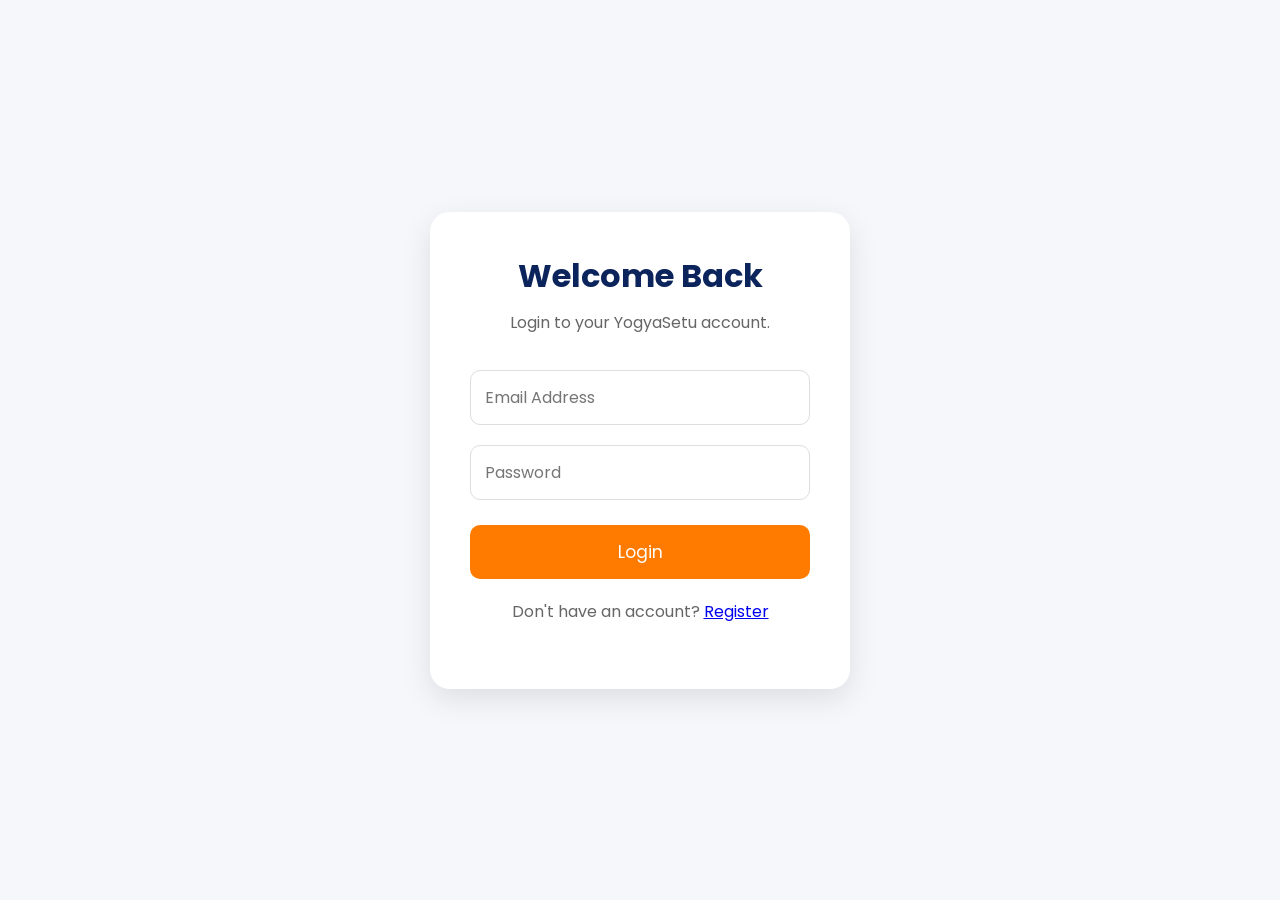
<file: login.html>
<!DOCTYPE html>
<html lang="en">
<head>
<meta charset="UTF-8">
<meta name="viewport" content="width=device-width, initial-scale=1.0">
<title>Login | YogyaSetu</title>

<link rel="stylesheet" href="style.css">
</head>

<body>

<div class="auth-container">

<div class="auth-box">

<h1>Welcome Back</h1>

<p>Login to your YogyaSetu account.</p>

<form id="loginForm">

<input type="email" placeholder="Email Address" required>

<input type="password" placeholder="Password" required>

<button type="submit">Login</button>

</form>

<p class="bottom-text">

Don't have an account?

<a href="register.html">Register</a>

</p>

</div>

</div>

<script src="script.js"></script>

</body>
</html>
</file>
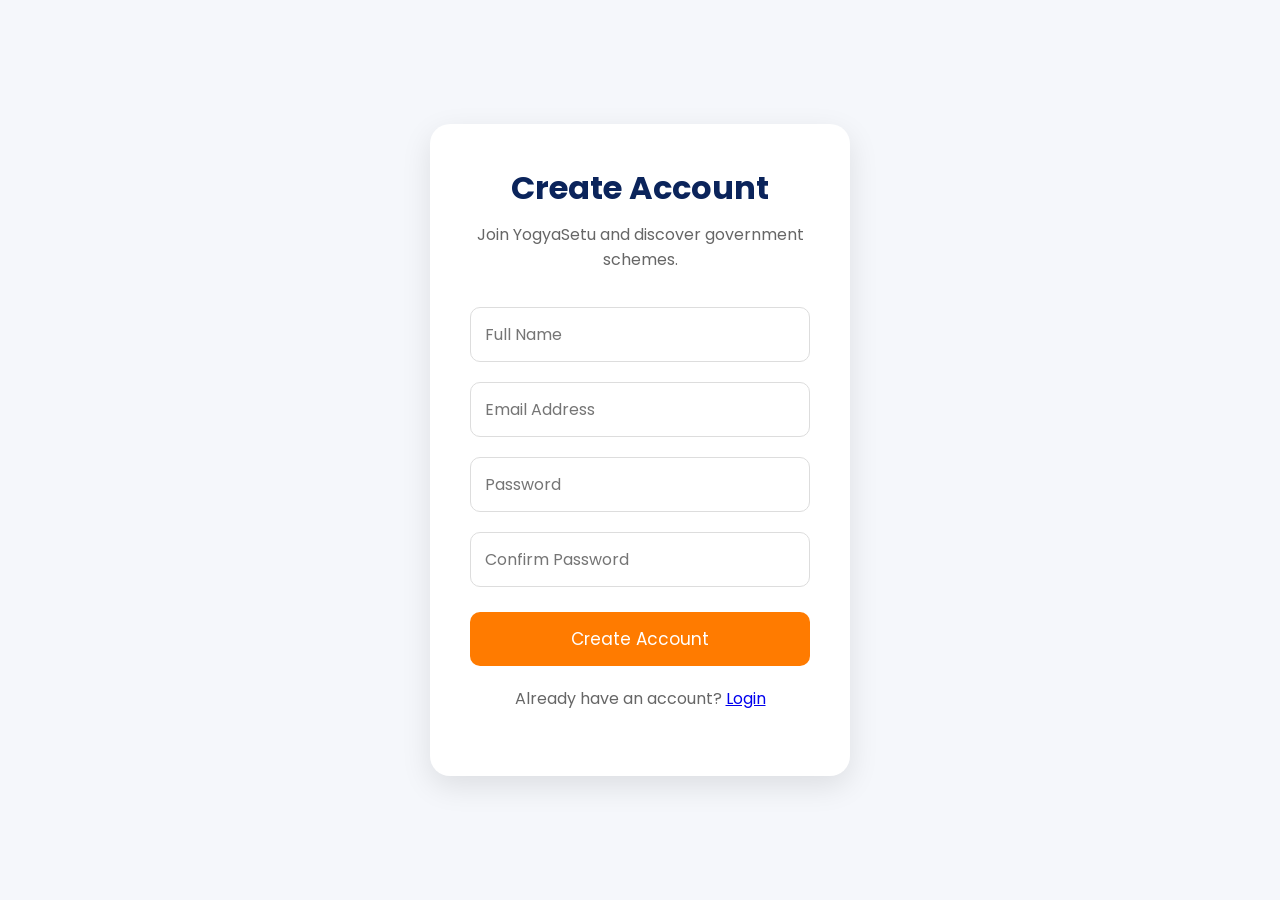
<file: register.html>
<!DOCTYPE html>
<html lang="en">
<head>
<meta charset="UTF-8">
<meta name="viewport" content="width=device-width, initial-scale=1.0">
<title>Register | YogyaSetu</title>

<link rel="stylesheet" href="style.css">
</head>

<body>

<div class="auth-container">

<div class="auth-box">

<h1>Create Account</h1>

<p>Join YogyaSetu and discover government schemes.</p>

<form id="registerForm">

<input type="text" placeholder="Full Name" required>

<input type="email" placeholder="Email Address" required>

<input type="password" placeholder="Password" required>

<input type="password" placeholder="Confirm Password" required>

<button type="submit">Create Account</button>

</form>

<p class="bottom-text">

Already have an account?

<a href="login.html">Login</a>

</p>

</div>

</div>

<script src="script.js"></script>

</body>
</html>
</file>
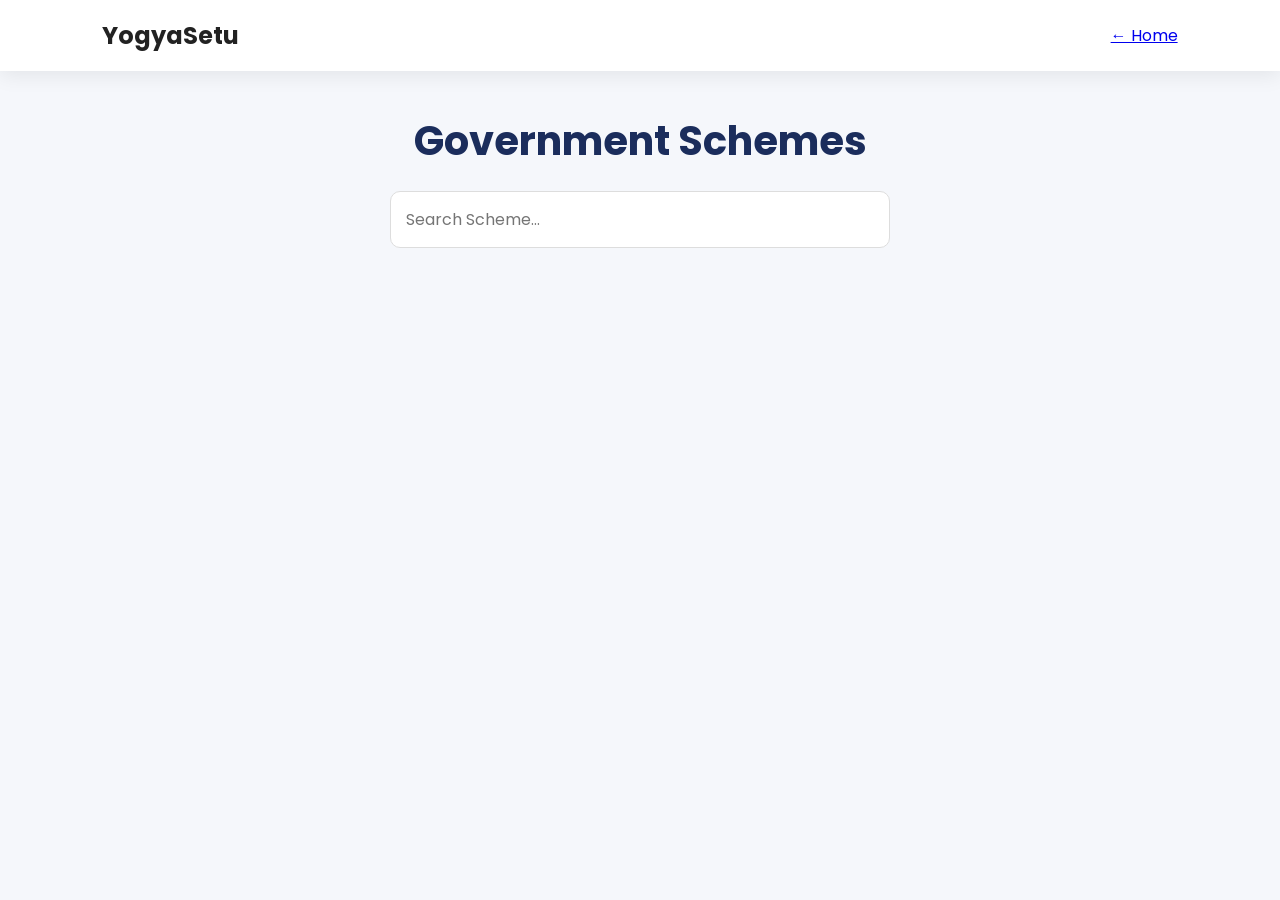
<file: schemes.html>
<!DOCTYPE html>
<html lang="en">

<head>

<meta charset="UTF-8">

<meta name="viewport" content="width=device-width, initial-scale=1.0">

<title>Government Schemes | YogyaSetu</title>

<link rel="stylesheet" href="style.css">

</head>

<body>

<nav class="navbar">

<h2>YogyaSetu</h2>

<a href="index.html">← Home</a>

</nav>

<section class="scheme-header">

<h1 id="categoryTitle">Government Schemes</h1>

<input
type="text"
id="searchBox"
placeholder="Search Scheme..."
>

</section>

<div id="schemeContainer" class="scheme-grid">

</div>

<script src="schemes.js"></script>

</body>

</html>
</file>
<file: style.css>
/* ===== GOOGLE FONT ===== */
@import url('https://fonts.googleapis.com/css2?family=Poppins:wght@300;400;500;600;700&display=swap');

*{
    margin:0;
    padding:0;
    box-sizing:border-box;
    font-family:'Poppins',sans-serif;
}

body{
    background:#f5f7fb;
    color:#222;
}

/* ================= NAVBAR ================= */
/* ===== Premium Navbar ===== */

.navbar{

position:sticky;

top:0;

display:flex;

justify-content:space-between;

align-items:center;

padding:18px 8%;

background:rgba(255,255,255,.92);

backdrop-filter:blur(15px);

box-shadow:0 4px 20px rgba(0,0,0,.08);

z-index:999;

}

.logo h2{

color:#0b245b;

font-size:28px;

}

.nav-links{

display:flex;

gap:28px;

}

.nav-links a{

text-decoration:none;

font-weight:600;

color:#333;

transition:.3s;

}

.nav-links a:hover{

color:#ff7b00;

}

.nav-buttons{

display:flex;

gap:12px;

}

.login-btn{

background:white;

border:2px solid #0b245b;

padding:10px 18px;

border-radius:10px;

cursor:pointer;

font-weight:600;

}

.register-btn{

background:#ff7b00;

color:white;

border:none;

padding:10px 20px;

border-radius:10px;

cursor:pointer;

font-weight:600;

}

.register-btn:hover{

background:#e66a00;

}

.login-btn:hover{

background:#0b245b;

color:white;

}


/* ================= HERO ================= */

.hero{

    margin-top:75px;

    display:flex;
    justify-content:space-between;
    align-items:center;

    padding:70px;

    background:linear-gradient(
    90deg,
    #ff9933,
    white,
    #138808);

}

.hero-left{
    width:50%;
}

.hero-left h1{
    font-size:52px;
    color:#0b204a;
    line-height:65px;
}

.hero-left p{
    margin:20px 0;
    font-size:19px;
    color:#444;
}

.search-box{
    display:flex;
    margin-top:25px;
}

.search-box input{

    width:420px;

    padding:16px;

    border:none;

    border-radius:40px 0 0 40px;

    font-size:16px;

}

.search-box button{

    border:none;

    padding:16px 35px;

    background:#ff9933;

    color:white;

    font-size:17px;

    border-radius:0 40px 40px 0;

    cursor:pointer;

}

.hero-right img{

    width:520px;

    border-radius:20px;

    box-shadow:0 15px 40px rgba(0,0,0,.25);

}
.hero{
display:flex;
justify-content:space-between;
align-items:center;
padding:70px;
background:linear-gradient(135deg,#ff9933,#ffffff,#138808);
}

.hero-left{
width:50%;
}

.hero-left h1{
font-size:55px;
font-weight:bold;
margin-bottom:20px;
}

.hero-left p{
font-size:20px;
margin-bottom:25px;
color:#444;
}

.search-box{
display:flex;
width:500px;
}

.search-box input{
flex:1;
padding:16px;
border:none;
border-radius:40px 0 0 40px;
font-size:18px;
}

.search-box button{
padding:16px 30px;
border:none;
background:#ff6b00;
color:white;
border-radius:0 40px 40px 0;
font-size:18px;
cursor:pointer;
}

.hero-right img{
width:550px;
border-radius:20px;
box-shadow:0 10px 30px rgba(0,0,0,.3);
}

.stats{
display:flex;
gap:20px;
margin-top:40px;
}

.card{
background:white;
padding:20px;
border-radius:15px;
text-align:center;
width:140px;
box-shadow:0 10px 25px rgba(0,0,0,.1);
}
.category-section{
    width:90%;
    margin:60px auto;
    display:grid;
    grid-template-columns:repeat(auto-fit,minmax(220px,1fr));
    gap:25px;
}

.category-card{
    background:#fff;
    padding:30px 20px;
    border-radius:18px;
    text-align:center;
    box-shadow:0 10px 30px rgba(0,0,0,.08);
    transition:.3s;
    cursor:pointer;
}

.category-card:hover{
    transform:translateY(-10px);
    box-shadow:0 18px 40px rgba(0,0,0,.15);
}

.category-card span{
    font-size:45px;
}

.category-card h3{
    margin-top:15px;
    font-size:22px;
    color:#1b2d5c;
}

.category-card p{
    color:#666;
    margin-top:10px;
    font-size:15px;
}
.scheme-header{
    text-align:center;
    padding:40px;
}

.scheme-header h1{
    font-size:40px;
    color:#1b2d5c;
}

#searchBox{
    width:60%;
    max-width:500px;
    padding:15px;
    margin-top:20px;
    border-radius:10px;
    border:1px solid #ddd;
    font-size:16px;
}

.scheme-grid{
    width:90%;
    margin:auto;
    display:grid;
    grid-template-columns:repeat(auto-fit,minmax(300px,1fr));
    gap:25px;
    padding-bottom:50px;
}

.scheme-card{
    background:white;
    padding:25px;
    border-radius:18px;
    box-shadow:0 10px 30px rgba(0,0,0,.08);
}

.scheme-card h2{
    color:#1b2d5c;
}

.scheme-card p{
    margin:10px 0;
}

.scheme-card button{
    margin-top:15px;
    padding:12px 25px;
    background:#ff8c00;
    color:white;
    border:none;
    border-radius:8px;
    cursor:pointer;
}
/* Featured Section */

.featured-section{
    padding:80px 8%;
    background:#f7f9fc;
}

.section-title{
    text-align:center;
    margin-bottom:50px;
}

.section-title h2{
    font-size:38px;
    color:#0b245b;
    margin-bottom:10px;
}

.section-title p{
    color:#666;
}

.scheme-grid{
    display:grid;
    grid-template-columns:repeat(auto-fit,minmax(320px,1fr));
    gap:30px;
}

.scheme-card{
    background:#fff;
    border-radius:18px;
    padding:30px;
    box-shadow:0 10px 30px rgba(0,0,0,.08);
    transition:.3s;
}

.scheme-card:hover{
    transform:translateY(-8px);
}

.tag{
    display:inline-block;
    padding:6px 14px;
    border-radius:50px;
    color:#fff;
    font-size:13px;
    margin-bottom:20px;
}

.central{
    background:#0b5ed7;
}

.state{
    background:#198754;
}

.scheme-card h3{
    margin-bottom:15px;
    color:#0b245b;
}

.scheme-card p{
    color:#666;
    line-height:1.6;
    margin-bottom:25px;
}

.scheme-footer{
    display:flex;
    justify-content:space-between;
    align-items:center;
}

.scheme-footer button{
    background:#ff8c00;
    color:#fff;
    border:none;
    padding:10px 18px;
    border-radius:8px;
    cursor:pointer;
}
/* Filter Section */

.filter-section{

    padding:80px 8%;
    background:white;
    text-align:center;

}

.filter-section h2{

    font-size:38px;
    color:#0b245b;
    margin-bottom:40px;

}

.filter-box{

    display:flex;
    justify-content:center;
    gap:20px;
    flex-wrap:wrap;

}

.filter-box input,
.filter-box select{

    padding:15px;
    width:250px;
    border:1px solid #ddd;
    border-radius:10px;
    font-size:16px;

}

.filter-box button{

    padding:15px 35px;
    background:#ff8c00;
    color:white;
    border:none;
    border-radius:10px;
    cursor:pointer;
    font-size:16px;

}

.filter-box button:hover{

    background:#ff6f00;

}

.scheme-footer button:hover{
    background:#ff6f00;
}
.latest-section{

padding:80px 8%;

background:#eef4fb;

}

.latest-section h2{

text-align:center;

font-size:38px;

margin-bottom:40px;

color:#12315f;

}

#latestSchemes{

display:grid;

grid-template-columns:repeat(auto-fit,minmax(320px,1fr));

gap:25px;

}

.latest-card{

background:white;

padding:25px;

border-radius:18px;

box-shadow:0 10px 30px rgba(0,0,0,.08);

}

.latest-card h3{

color:#0b245b;

margin-bottom:15px;

}

.latest-card p{

margin:8px 0;

color:#555;

}

.latest-card button{

margin-top:15px;

background:#ff7b00;

color:white;

border:none;

padding:12px 20px;

border-radius:10px;

cursor:pointer;

}
@media(max-width:900px){

.navbar{

flex-direction:column;

gap:20px;

}

.nav-links{

flex-wrap:wrap;

justify-content:center;

}

.hero{

flex-direction:column;

text-align:center;

}

.hero-left{

width:100%;

}

.hero-right img{

width:100%;

max-width:420px;

}

}
/* Authentication Pages */

.auth-container{
display:flex;
justify-content:center;
align-items:center;
min-height:100vh;
background:#f5f7fb;
}

.auth-box{
width:420px;
background:#fff;
padding:40px;
border-radius:20px;
box-shadow:0 10px 30px rgba(0,0,0,.1);
text-align:center;
}

.auth-box h1{
margin-bottom:10px;
color:#0b245b;
}

.auth-box p{
color:#666;
margin-bottom:25px;
}

.auth-box input{
width:100%;
padding:14px;
margin:10px 0;
border:1px solid #ddd;
border-radius:10px;
font-size:16px;
box-sizing:border-box;
}

.auth-box button{
width:100%;
padding:14px;
background:#ff7b00;
color:white;
border:none;
border-radius:10px;
font-size:17px;
cursor:pointer;
margin-top:15px;
}

.auth-box button:hover{
background:#e56f00;
}

.bottom-text{
margin-top:20px;
}
</file>
